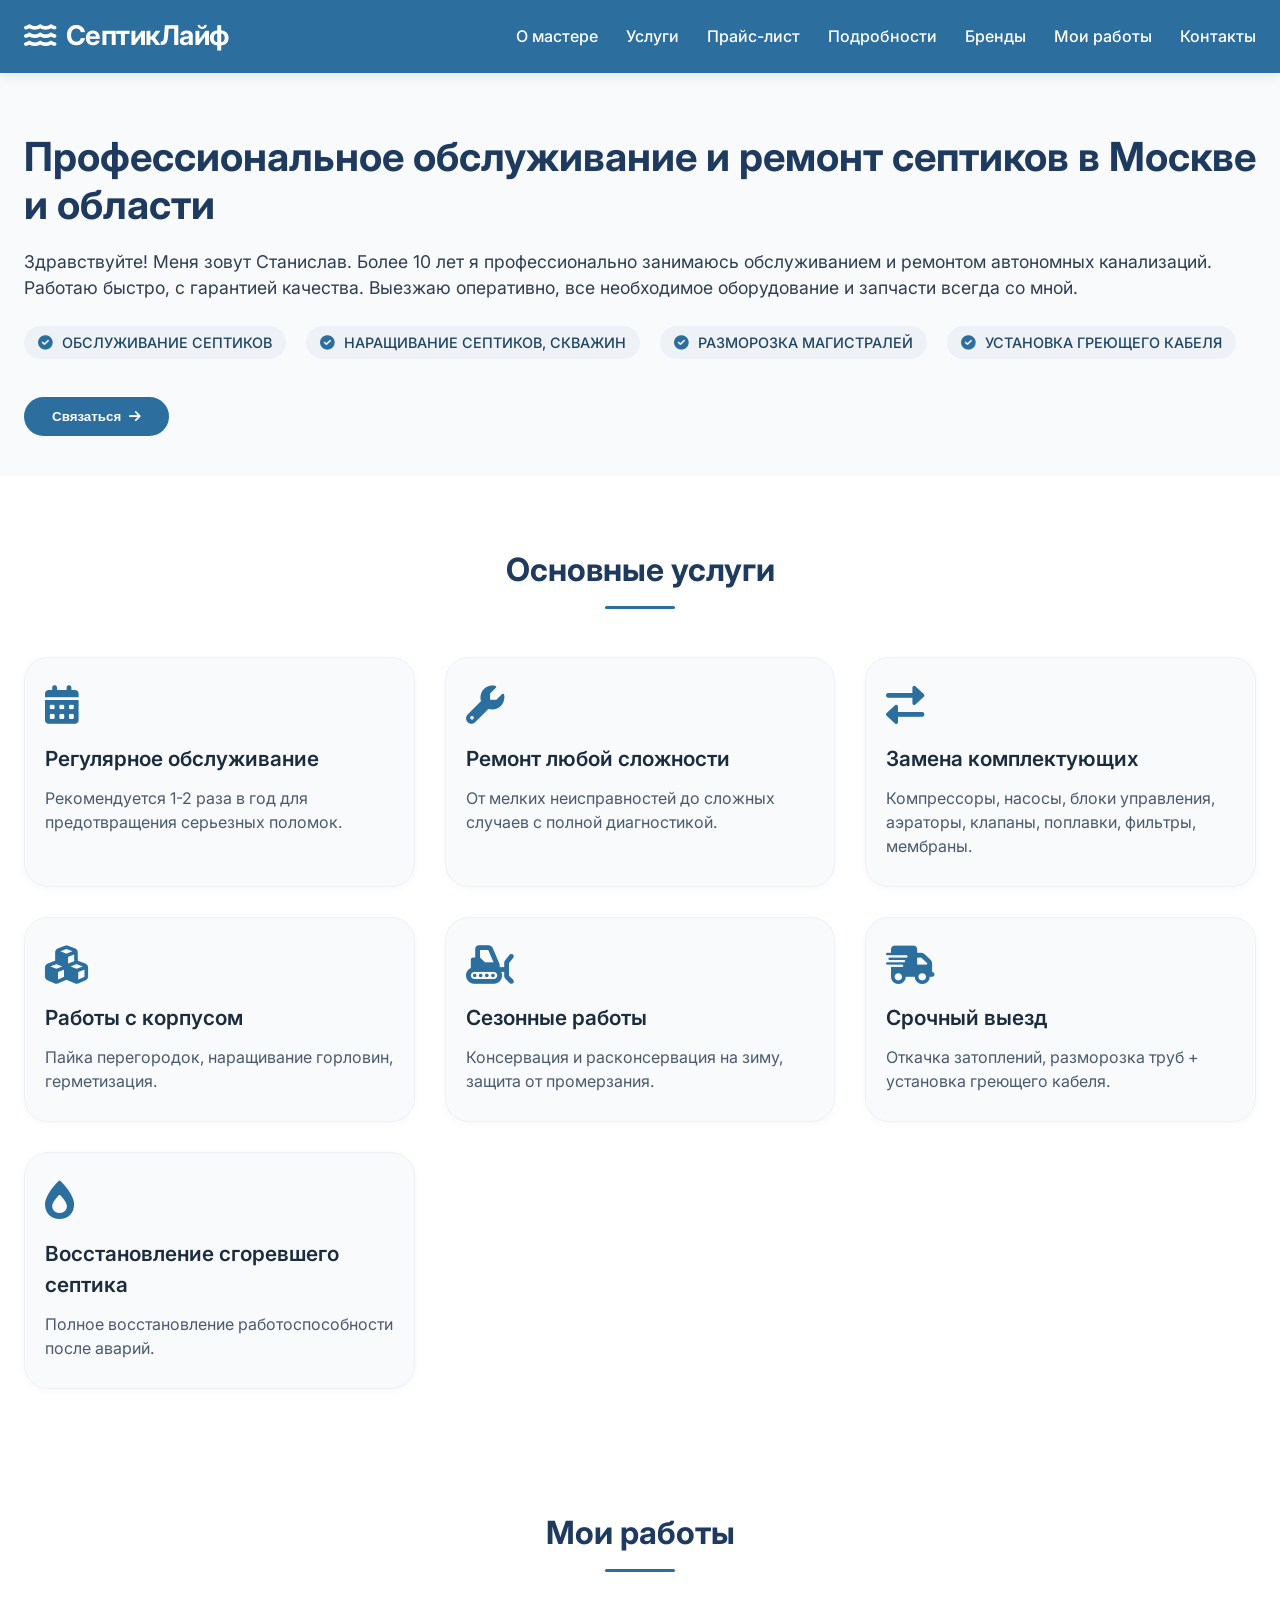
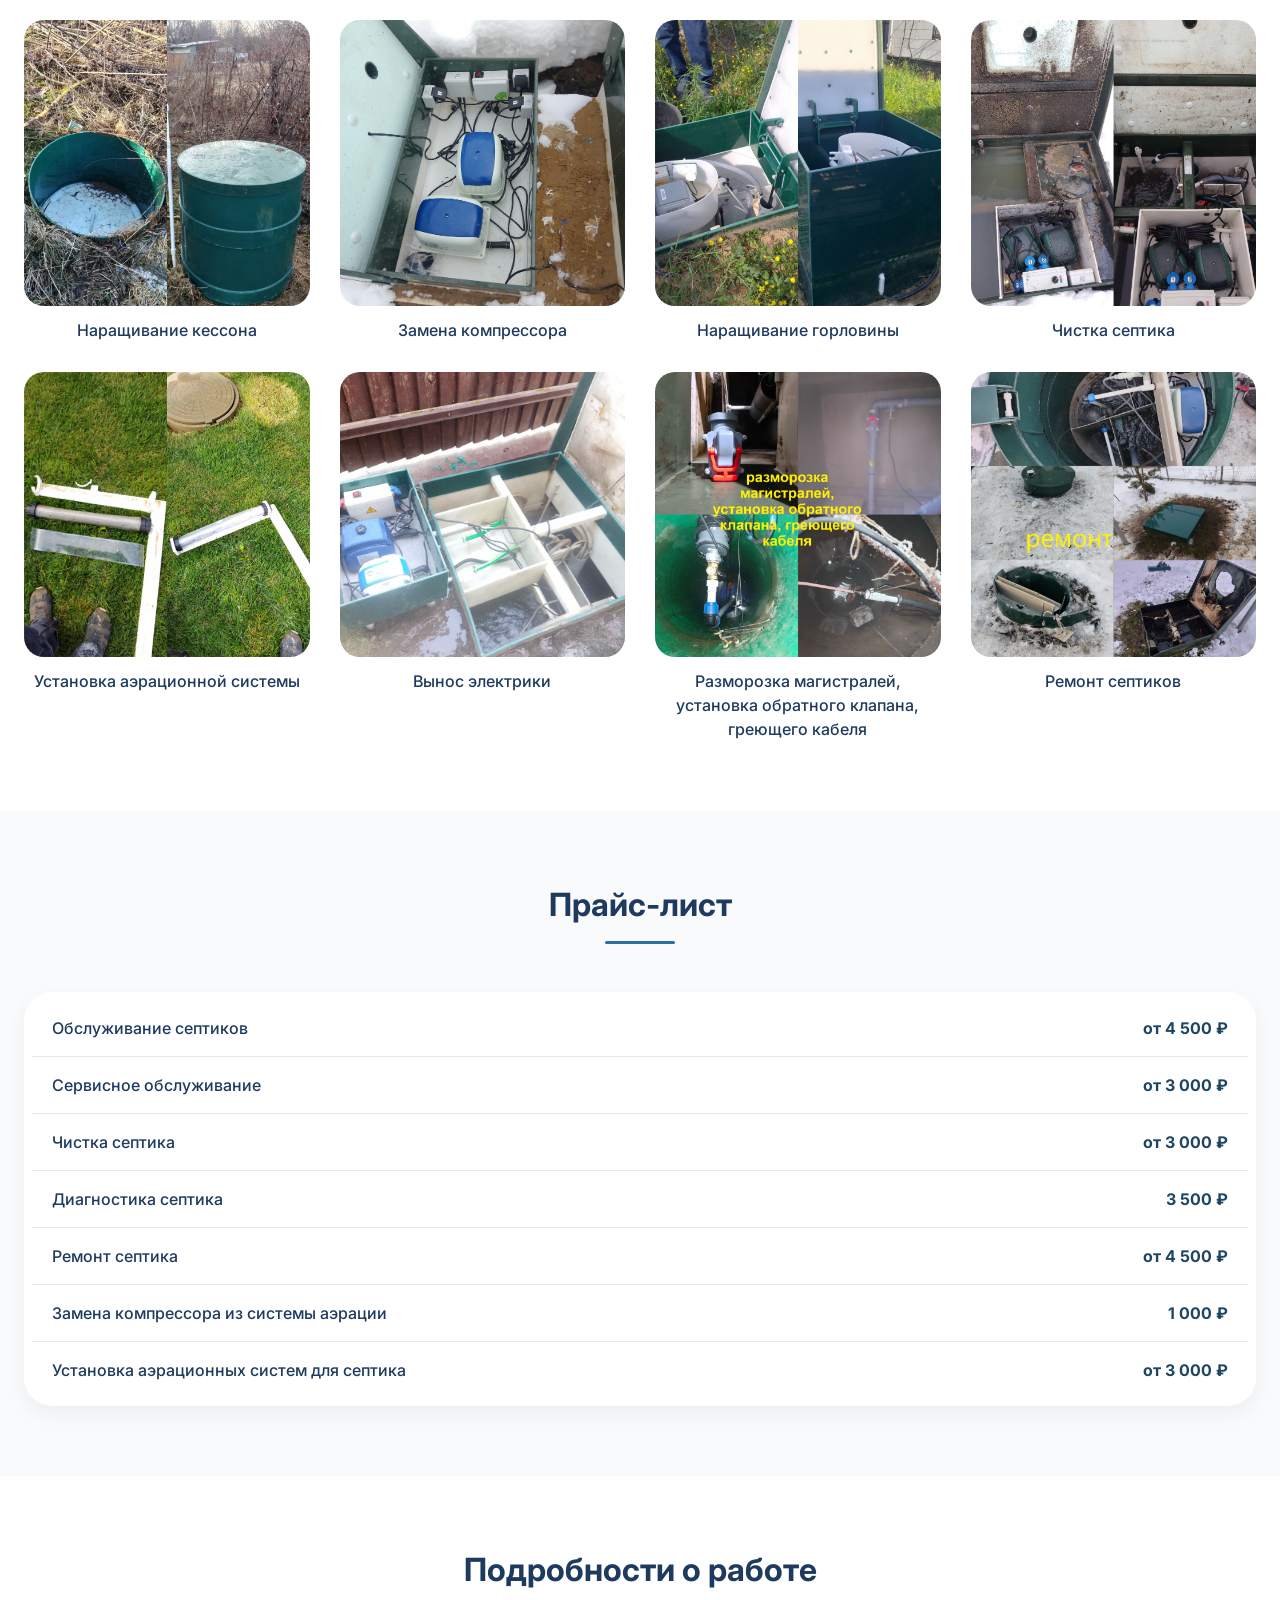
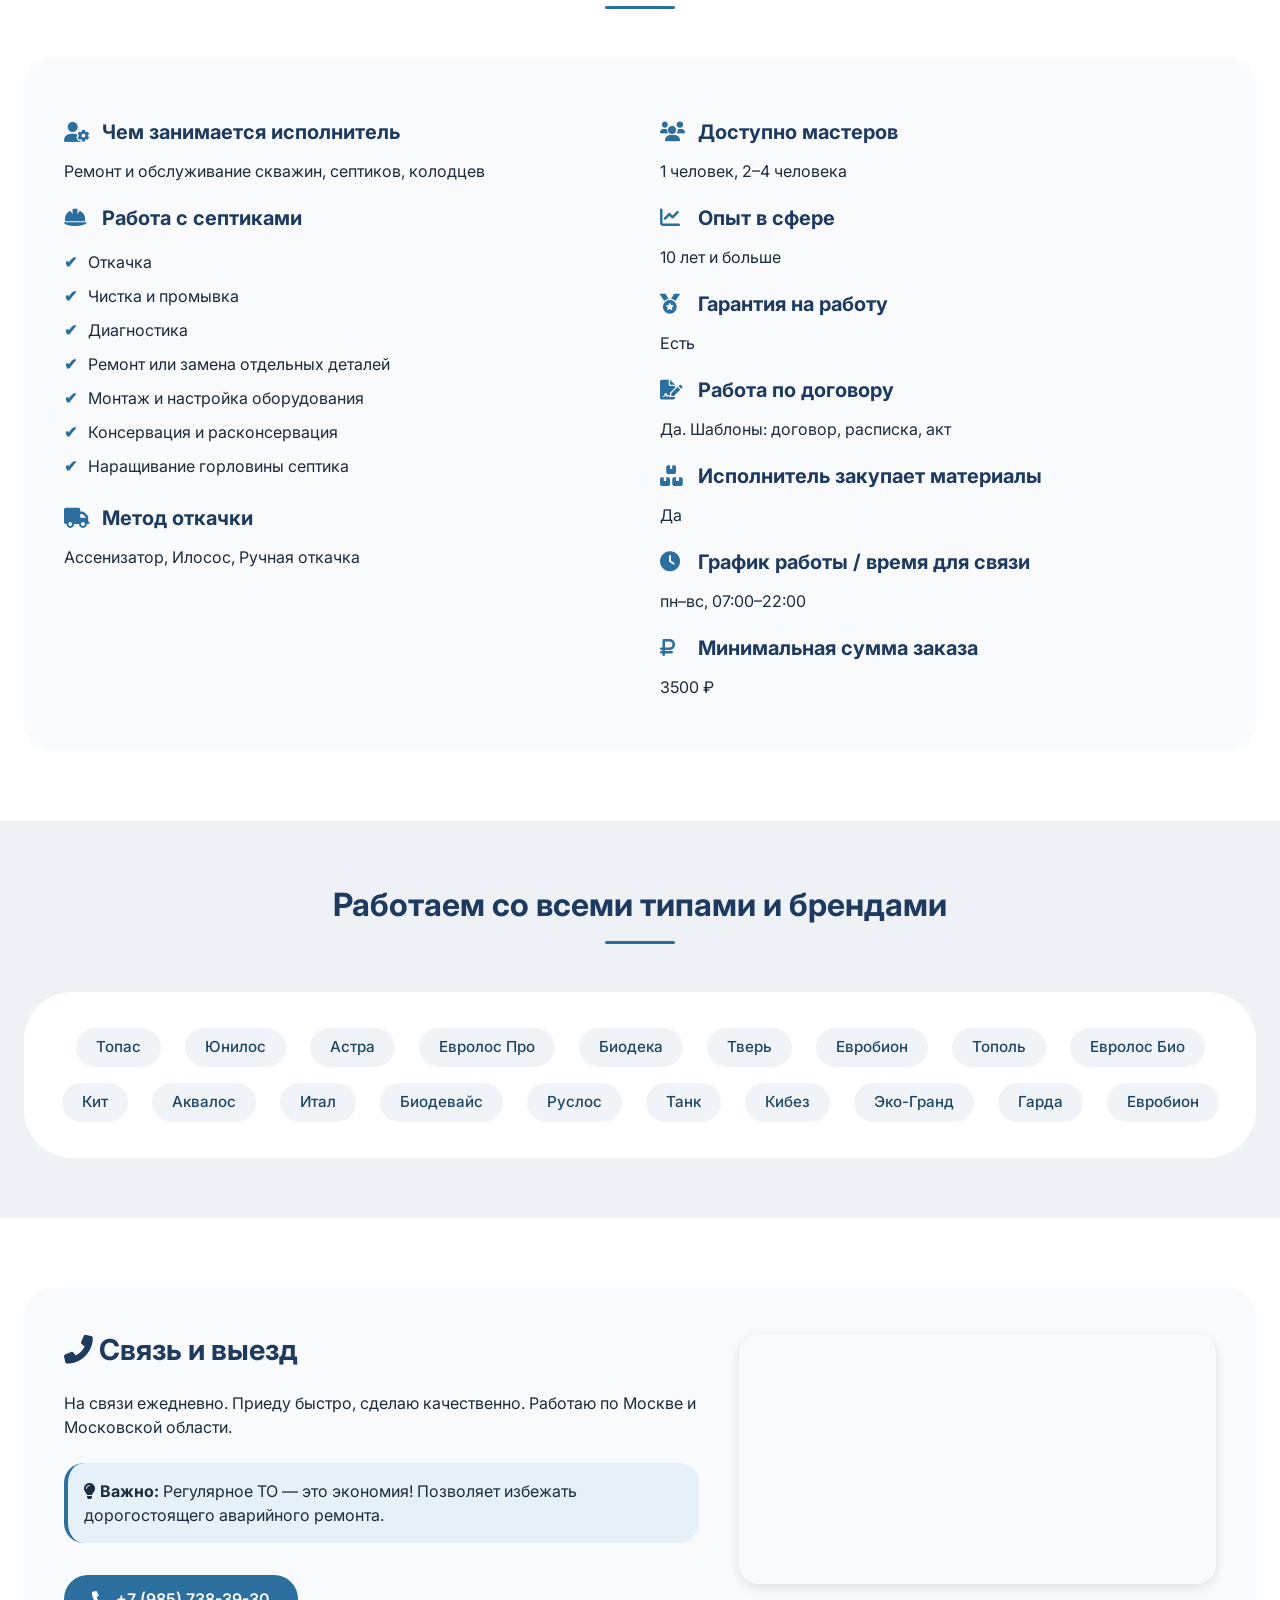
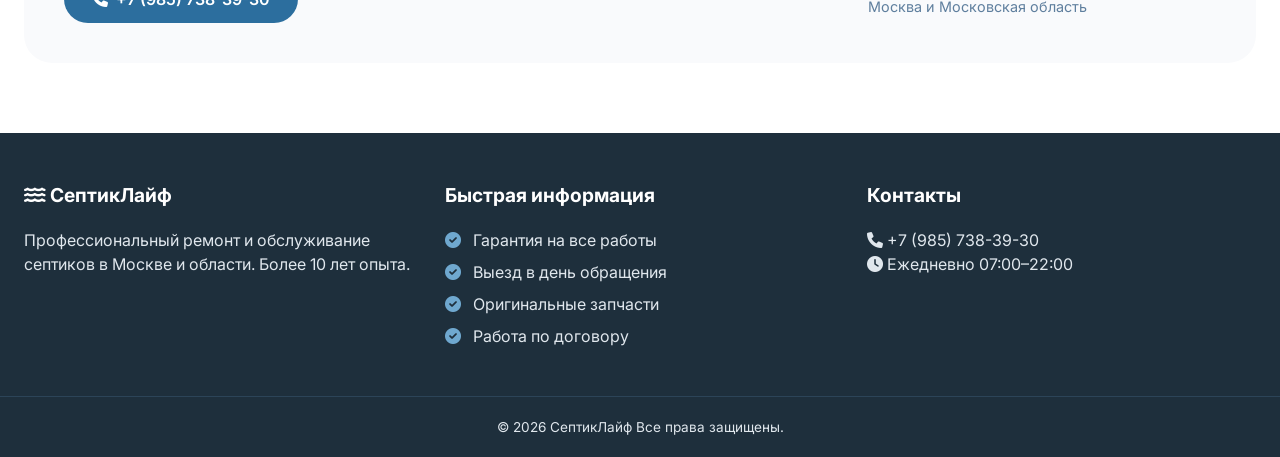
<file: index.html>
<!DOCTYPE html>
<html lang="ru">
<head>
    <meta charset="UTF-8">
    <meta name="viewport" content="width=device-width, initial-scale=1.0, viewport-fit=cover">
    <title>СептикЛайф | Обслуживание и ремонт септиков</title>
    <link rel="preconnect" href="https://fonts.googleapis.com">
    <link rel="preconnect" href="https://fonts.gstatic.com" crossorigin>
    <link href="https://fonts.googleapis.com/css2?family=Inter:opsz,wght@14..32,300;14..32,400;14..32,500;14..32,600;14..32,700&display=swap" rel="stylesheet">
    <link rel="stylesheet" href="https://cdnjs.cloudflare.com/ajax/libs/font-awesome/6.0.0-beta3/css/all.min.css">
    <link rel="stylesheet" href="septik-style.css">
</head>
<body>

    <header class="header">
        <div class="container header-container">
            <div class="logo">
                <i class="fas fa-water"></i> СептикЛайф
            </div>
            <nav class="nav-menu" id="navMenu">
                <ul>
                    <li><a href="#about">О мастере</a></li>
                    <li><a href="#services">Услуги</a></li>
                    <li><a href="#price">Прайс-лист</a></li>
                    <li><a href="#details">Подробности</a></li>
                    <li><a href="#brands">Бренды</a></li>
                    <li><a href="#gallery">Мои работы</a></li>
                    <li><a href="#contact">Контакты</a></li>
                </ul>
            </nav>
            <div class="burger" id="burgerBtn">
                <i class="fas fa-bars"></i>
            </div>
        </div>
    </header>

    <main>
        <section class="hero" id="about">
            <div class="container hero-grid">
                <div class="hero-text">
                    <h1>Профессиональное обслуживание и ремонт септиков в Москве и области</h1>
                    <p>Здравствуйте! Меня зовут Станислав. Более 10 лет я профессионально занимаюсь обслуживанием и ремонтом автономных канализаций. Работаю быстро, с гарантией качества. Выезжаю оперативно, все необходимое оборудование и запчасти всегда со мной.</p>
                    <div class="hero-features">
                        <span><i class="fas fa-check-circle"></i> ОБСЛУЖИВАНИЕ СЕПТИКОВ</span>
                        <span><i class="fas fa-check-circle"></i> НАРАЩИВАНИЕ СЕПТИКОВ, СКВАЖИН</span>
                        <span><i class="fas fa-check-circle"></i> РАЗМОРОЗКА МАГИСТРАЛЕЙ</span>
                        <span><i class="fas fa-check-circle"></i> УСТАНОВКА ГРЕЮЩЕГО КАБЕЛЯ</span>
                    </div>
                    <button class="btn-primary" id="openModalBtn">Связаться <i class="fas fa-arrow-right"></i></button>
                </div>
            </div>
        </section>

        <section class="services" id="services">
            <div class="container">
                <h2 class="section-title">Основные услуги</h2>
                <div class="services-grid">
                    <div class="service-card">
                        <i class="fas fa-calendar-alt"></i>
                        <h3>Регулярное обслуживание</h3>
                        <p>Рекомендуется 1-2 раза в год для предотвращения серьезных поломок.</p>
                    </div>
                    <div class="service-card">
                        <i class="fas fa-wrench"></i>
                        <h3>Ремонт любой сложности</h3>
                        <p>От мелких неисправностей до сложных случаев с полной диагностикой.</p>
                    </div>
                    <div class="service-card">
                        <i class="fas fa-exchange-alt"></i>
                        <h3>Замена комплектующих</h3>
                        <p>Компрессоры, насосы, блоки управления, аэраторы, клапаны, поплавки, фильтры, мембраны.</p>
                    </div>
                    <div class="service-card">
                        <i class="fas fa-cubes"></i>
                        <h3>Работы с корпусом</h3>
                        <p>Пайка перегородок, наращивание горловин, герметизация.</p>
                    </div>
                    <div class="service-card">
                        <i class="fas fa-snowplow"></i>
                        <h3>Сезонные работы</h3>
                        <p>Консервация и расконсервация на зиму, защита от промерзания.</p>
                    </div>
                    <div class="service-card">
                        <i class="fas fa-truck-fast"></i>
                        <h3>Срочный выезд</h3>
                        <p>Откачка затоплений, разморозка труб + установка греющего кабеля.</p>
                    </div>
                    <div class="service-card">
                        <i class="fas fa-burn"></i>
                        <h3>Восстановление сгоревшего септика</h3>
                        <p>Полное восстановление работоспособности после аварий.</p>
                    </div>
                </div>
            </div>
        </section>

        <section class="gallery" id="gallery">
            <div class="container">
                <h2 class="section-title">Мои работы</h2>
                <div class="gallery-grid">
                    <div class="gallery-item">
                        <div class="image-placeholder square">
                            <img src="кессон.jpg" alt="Наращивание кессона">
                        </div>
                        <p class="gallery-caption">Наращивание кессона</p>
                    </div>
                    <div class="gallery-item">
                        <div class="image-placeholder square">
                            <img src="compress.jpg" alt="Замена компрессора">
                        </div>
                        <p class="gallery-caption">Замена компрессора</p>
                    </div>
                    <div class="gallery-item">
                        <div class="image-placeholder square">
                            <img src="gorlovina.jpg" alt="Наращивание горловины">
                        </div>
                        <p class="gallery-caption">Наращивание горловины</p>
                    </div>
                    <div class="gallery-item">
                        <div class="image-placeholder square">
                            <img src="zatop.jpg" alt="Чистка септика">
                        </div>
                        <p class="gallery-caption">Чистка септика</p>
                    </div>
                    <div class="gallery-item">
                        <div class="image-placeholder square">
                            <img src="membrana.jpg" alt="Установка аэрационной системы">
                        </div>
                        <p class="gallery-caption">Установка аэрационной системы</p>
                    </div>
                    <div class="gallery-item">
                        <div class="image-placeholder square">
                            <img src="electric.jpg" alt="Вынос электрики">
                        </div>
                        <p class="gallery-caption">Вынос электрики</p>
                    </div>
                    <div class="gallery-item">
                        <div class="image-placeholder square">
                            <img src="repare.png" alt="разморозка магистралей, установка обратного клапана, греющего кабеля">
                        </div>
                        <p class="gallery-caption">Разморозка магистралей, установка обратного клапана, греющего кабеля</p>
                    </div>
                    <div class="gallery-item">
                        <div class="image-placeholder square">
                            <img src="remont.png" alt="Ремонт септиков">
                        </div>
                        <p class="gallery-caption">Ремонт септиков</p>
                    </div>
                </div>
            </div>
        </section>

        <section class="price-list" id="price">
            <div class="container">
                <h2 class="section-title">Прайс-лист</h2>
                <div class="table-wrapper">
                    <table class="price-table">
                        <tbody>
                            <tr>
                                <td>Обслуживание септиков</td>
                                <td>от 4 500 ₽</td>
                            </tr>
                            <tr>
                                <td>Сервисное обслуживание</td>
                                <td>от 3 000 ₽</td>
                            </tr>
                            <tr>
                                <td>Чистка септика</td>
                                <td>от 3 000 ₽</td>
                            </tr>
                            <tr>
                                <td>Диагностика септика</td>
                                <td>3 500 ₽</td>
                            </tr>
                            <tr>
                                <td>Ремонт септика</td>
                                <td>от 4 500 ₽</td>
                            </tr>
                            <tr>
                                <td>Замена компрессора из системы аэрации</td>
                                <td>1 000 ₽</td>
                            </tr>
                            <tr>
                                <td>Установка аэрационных систем для септика</td>
                                <td>от 3 000 ₽</td>
                            </tr>
                        </tbody>
                    </table>
                </div>
            </div>
        </section>

        <section class="details" id="details">
            <div class="container">
                <h2 class="section-title">Подробности о работе</h2>
                <div class="details-wrapper">
                    <div class="details-block">
                        <h3><i class="fas fa-user-cog"></i> Чем занимается исполнитель</h3>
                        <p>Ремонт и обслуживание скважин, септиков, колодцев</p>
                        <h3><i class="fas fa-hard-hat"></i> Работа с септиками</h3>
                        <ul>
                            <li>Откачка</li>
                            <li>Чистка и промывка</li>
                            <li>Диагностика</li>
                            <li>Ремонт или замена отдельных деталей</li>
                            <li>Монтаж и настройка оборудования</li>
                            <li>Консервация и расконсервация</li>
                            <li>Наращивание горловины септика</li>
                        </ul>
                        <h3><i class="fas fa-truck"></i> Метод откачки</h3>
                        <p>Ассенизатор, Илосос, Ручная откачка</p>
                    </div>
                    <div class="details-block">
                        <h3><i class="fas fa-users"></i> Доступно мастеров</h3>
                        <p>1 человек, 2–4 человека</p>
                        <h3><i class="fas fa-chart-line"></i> Опыт в сфере</h3>
                        <p>10 лет и больше</p>
                        <h3><i class="fas fa-medal"></i> Гарантия на работу</h3>
                        <p>Есть</p>
                        <h3><i class="fas fa-file-signature"></i> Работа по договору</h3>
                        <p>Да. Шаблоны: договор, расписка, акт</p>
                        <h3><i class="fas fa-boxes"></i> Исполнитель закупает материалы</h3>
                        <p>Да</p>
                        <h3><i class="fas fa-clock"></i> График работы / время для связи</h3>
                        <p>пн–вс, 07:00–22:00</p>
                        <h3><i class="fas fa-ruble-sign"></i> Минимальная сумма заказа</h3>
                        <p>3500 ₽</p>
                    </div>
                </div>
            </div>
        </section>

        <section class="brands" id="brands">
            <div class="container">
                <h2 class="section-title">Работаем со всеми типами и брендами</h2>
                <div class="brands-list">
                    <span>Топас</span> <span>Юнилос</span> <span>Астра</span> <span>Евролос Про</span>
                    <span>Биодека</span> <span>Тверь</span> <span>Евробион</span> <span>Тополь</span>
                    <span>Евролос Био</span> <span>Кит</span> <span>Аквалос</span> <span>Итал</span>
                    <span>Биодевайс</span> <span>Руслос</span> <span>Танк</span> <span>Кибез</span>
                    <span>Эко-Гранд</span> <span>Гарда</span> <span>Евробион</span>
                </div>
            </div>
        </section>

        <section class="contact" id="contact">
            <div class="container">
                <div class="contact-card">
                    <div class="contact-info">
                        <h2><i class="fas fa-phone-alt"></i> Связь и выезд</h2>
                        <p>На связи ежедневно. Приеду быстро, сделаю качественно. Работаю по Москве и Московской области.</p>
                        <p class="contact-note"><i class="fas fa-lightbulb"></i> <strong>Важно:</strong> Регулярное ТО — это экономия! Позволяет избежать дорогостоящего аварийного ремонта.</p>
                        <a href="tel:+79857383930" class="btn-primary"><i class="fas fa-phone"></i> +7 (985) 738-39-30</a>
                    </div>
                    <div class="contact-map">
                        <div class="mini-map">
                            <iframe src="https://yandex.ru/map-widget/v1/?um=constructor%3A1e2f3a4b5c6d7e8f9a0b1c2d3e4f5a6b7c8d9e0f&amp;source=constructor" width="100%" height="250" frameborder="0" allowfullscreen></iframe>
                        </div>
                        <p class="map-note">Москва и Московская область</p>
                    </div>
                </div>
            </div>
        </section>
    </main>

    <div id="phoneModal" class="modal">
        <div class="modal-content">
            <span class="close-modal">&times;</span>
            <div class="modal-body">
                <i class="fas fa-phone-alt modal-icon"></i>
                <h3>Свяжитесь с нами</h3>
                <p class="modal-phone">+7 (985) 738-39-30</p>
                <p>Звоните в любое время с 07:00 до 22:00</p>
                <a href="tel:+79857383930" class="btn-primary modal-call-btn">Позвонить</a>
            </div>
        </div>
    </div>

    <footer class="footer">
        <div class="container footer-container">
            <div class="footer-col">
                <h3><i class="fas fa-water"></i> СептикЛайф</h3>
                <p>Профессиональный ремонт и обслуживание септиков в Москве и области. Более 10 лет опыта.</p>
            </div>
            <div class="footer-col">
                <h3>Быстрая информация</h3>
                <ul>
                    <li><i class="fas fa-check-circle"></i> Гарантия на все работы</li>
                    <li><i class="fas fa-check-circle"></i> Выезд в день обращения</li>
                    <li><i class="fas fa-check-circle"></i> Оригинальные запчасти</li>
                    <li><i class="fas fa-check-circle"></i> Работа по договору</li>
                </ul>
            </div>
            <div class="footer-col">
                <h3>Контакты</h3>
                <p><i class="fas fa-phone"></i> <a href="tel:+79857383930">+7 (985) 738-39-30</a></p>
                <p><i class="fas fa-clock"></i> Ежедневно 07:00–22:00</p>
            </div>
        </div>
        <div class="footer-bottom">
            <p>&copy; 2026 СептикЛайф Все права защищены.</p>
        </div>
    </footer>

    <script>
        const burger = document.getElementById('burgerBtn');
        const navMenu = document.getElementById('navMenu');
        
        burger.addEventListener('click', () => {
            navMenu.classList.toggle('active');
            const icon = burger.querySelector('i');
            if (navMenu.classList.contains('active')) {
                icon.classList.remove('fa-bars');
                icon.classList.add('fa-times');
            } else {
                icon.classList.remove('fa-times');
                icon.classList.add('fa-bars');
            }
        });
        
        document.querySelectorAll('.nav-menu a').forEach(link => {
            link.addEventListener('click', () => {
                navMenu.classList.remove('active');
                const icon = burger.querySelector('i');
                icon.classList.remove('fa-times');
                icon.classList.add('fa-bars');
            });
        });
        
        document.querySelectorAll('a[href^="#"]:not(.modal-call-btn)').forEach(anchor => {
            anchor.addEventListener('click', function(e) {
                const href = this.getAttribute('href');
                if (href === "#" || href === "") return;
                const target = document.querySelector(href);
                if (target) {
                    e.preventDefault();
                    target.scrollIntoView({ behavior: 'smooth', block: 'start' });
                }
            });
        });

        const modal = document.getElementById('phoneModal');
        const openModalBtn = document.getElementById('openModalBtn');
        const closeModalSpan = document.querySelector('.close-modal');

        openModalBtn.addEventListener('click', () => {
            modal.style.display = 'flex';
        });

        closeModalSpan.addEventListener('click', () => {
            modal.style.display = 'none';
        });

        window.addEventListener('click', (e) => {
            if (e.target === modal) {
                modal.style.display = 'none';
            }
        });
    </script>
</body>
</html>
</file>
<file: septik-style.css>
/* ========== septik-style.css ========== */
* {
    margin: 0;
    padding: 0;
    box-sizing: border-box;
}

body {
    font-family: 'Inter', sans-serif;
    background-color: #ffffff;
    color: #1a2c3e;
    line-height: 1.5;
    scroll-behavior: smooth;
}

.container {
    max-width: 1280px;
    margin: 0 auto;
    padding: 0 24px;
}

/* HEADER */
.header {
    background-color: #2c6e9e;
    color: white;
    position: sticky;
    top: 0;
    z-index: 1000;
    box-shadow: 0 4px 12px rgba(0, 0, 0, 0.08);
    padding: 16px 0;
}

.header-container {
    display: flex;
    justify-content: space-between;
    align-items: center;
    flex-wrap: wrap;
}

.logo {
    font-size: 1.7rem;
    font-weight: 700;
    letter-spacing: -0.5px;
    display: flex;
    align-items: center;
    gap: 10px;
}

.logo i {
    font-size: 1.8rem;
}

.nav-menu ul {
    display: flex;
    gap: 28px;
    list-style: none;
}

.nav-menu a {
    color: white;
    text-decoration: none;
    font-weight: 500;
    transition: opacity 0.2s;
    font-size: 1rem;
}

.nav-menu a:hover {
    opacity: 0.8;
    text-decoration: underline;
}

.burger {
    display: none;
    font-size: 1.8rem;
    cursor: pointer;
    background: none;
    border: none;
    color: white;
}

/* Hero section */
.hero {
    padding: 60px 0 40px;
    background: #f9fafc;
}

.hero-grid {
    display: flex;
    align-items: center;
    gap: 40px;
    flex-wrap: wrap;
}

.hero-text {
    flex: 1.2;
}

.hero-text h1 {
    font-size: 2.5rem;
    font-weight: 700;
    margin-bottom: 20px;
    line-height: 1.2;
    color: #1e3a5f;
}

.hero-text p {
    font-size: 1.1rem;
    color: #2c3e50;
    margin-bottom: 24px;
}

.hero-features {
    display: flex;
    flex-wrap: wrap;
    gap: 12px 20px;
    margin-bottom: 30px;
}

.hero-features span {
    background: #eef2f7;
    padding: 6px 14px;
    border-radius: 40px;
    font-size: 0.9rem;
    font-weight: 500;
    color: #1e4663;
}

.hero-features i {
    color: #2c6e9e;
    margin-right: 6px;
}

.hero-img {
    flex: 0.8;
}

/* Buttons */
.btn-primary, .btn-secondary {
    display: inline-flex;
    align-items: center;
    gap: 8px;
    padding: 12px 28px;
    border-radius: 40px;
    text-decoration: none;
    font-weight: 600;
    transition: 0.2s;
    margin-right: 12px;
    margin-top: 8px;
    border: none;
    cursor: pointer;
}

.btn-primary {
    background-color: #2c6e9e;
    color: white;
}

.btn-primary:hover {
    background-color: #1f557c;
    transform: translateY(-2px);
}

.btn-secondary {
    background-color: white;
    color: #2c6e9e;
    border: 1.5px solid #2c6e9e;
}

.btn-secondary:hover {
    background-color: #eef2f7;
    transform: translateY(-2px);
}

/* Section titles */
.section-title {
    font-size: 2rem;
    font-weight: 700;
    text-align: center;
    margin-bottom: 48px;
    color: #1e3a5f;
    position: relative;
}

.section-title:after {
    content: '';
    display: block;
    width: 70px;
    height: 3px;
    background: #2c6e9e;
    margin: 12px auto 0;
    border-radius: 2px;
}

/* Services grid */
.services {
    padding: 70px 0 50px;
    background: white;
}

.services-grid {
    display: grid;
    grid-template-columns: repeat(auto-fill, minmax(300px, 1fr));
    gap: 30px;
}

.service-card {
    background: #f9fafc;
    border-radius: 24px;
    padding: 28px 20px;
    transition: all 0.25s;
    box-shadow: 0 2px 8px rgba(0,0,0,0.03);
    border: 1px solid #eef2f7;
}

.service-card i {
    font-size: 2.4rem;
    color: #2c6e9e;
    margin-bottom: 18px;
}

.service-card h3 {
    font-size: 1.3rem;
    margin-bottom: 12px;
    font-weight: 600;
}

.service-card p {
    color: #4a5b6e;
    line-height: 1.5;
}

/* Price list */
.price-list {
    background: #f9fafc;
    padding: 70px 0;
}

.table-wrapper {
    overflow-x: auto;
    background: white;
    border-radius: 28px;
    padding: 8px;
    box-shadow: 0 8px 20px rgba(0,0,0,0.05);
}

.price-table {
    width: 100%;
    border-collapse: collapse;
    font-size: 1rem;
}

.price-table tr {
    border-bottom: 1px solid #e2e8f0;
}

.price-table tr:last-child {
    border-bottom: none;
}

.price-table td {
    padding: 16px 20px;
    vertical-align: middle;
}

.price-table td:first-child {
    font-weight: 500;
    color: #1e3a5f;
}

.price-table td:last-child {
    font-weight: 700;
    color: #1e4663;
    text-align: right;
    white-space: nowrap;
}

/* Details section */
.details {
    padding: 70px 0;
    background: white;
}

.details-wrapper {
    display: flex;
    flex-wrap: wrap;
    gap: 40px;
    background: #f9fafc;
    border-radius: 28px;
    padding: 40px;
}

.details-block {
    flex: 1;
    min-width: 240px;
}

.details-block h3 {
    font-size: 1.25rem;
    margin: 20px 0 12px 0;
    color: #1e3a5f;
    display: flex;
    align-items: center;
    gap: 10px;
}

.details-block h3 i {
    color: #2c6e9e;
    width: 28px;
}

.details-block ul {
    list-style: none;
    padding-left: 0;
}

.details-block li {
    padding: 5px 0;
    padding-left: 24px;
    position: relative;
}

.details-block li:before {
    content: "✔";
    color: #2c6e9e;
    position: absolute;
    left: 0;
    font-weight: bold;
}

.details-block p {
    margin-bottom: 12px;
}

/* Brands */
.brands {
    background: #eef2f7;
    padding: 60px 0;
}

.brands-list {
    display: flex;
    flex-wrap: wrap;
    justify-content: center;
    gap: 16px 24px;
    background: white;
    border-radius: 48px;
    padding: 36px 24px;
}

.brands-list span {
    background: #f0f4f9;
    padding: 8px 20px;
    border-radius: 40px;
    font-weight: 500;
    font-size: 0.95rem;
    color: #1e4663;
}

/* GALLERY - ЭТА ЧАСТЬ ИСПРАВЛЕНА */
.gallery {
    padding: 70px 0;
    background: white;
}

.gallery-grid {
    display: grid;
    grid-template-columns: repeat(auto-fill, minmax(280px, 1fr));
    gap: 30px;
}

.gallery-item {
    transition: transform 0.3s ease;
    text-align: center;
}

.gallery-item:hover {
    transform: scale(1.02);
}

/* ЭТО ГЛАВНОЕ ПРАВИЛО - квадрат с закругленными углами */
.image-placeholder.square {
    width: 100%;
    aspect-ratio: 1 / 1;
    background: #f0f4f9;
    border-radius: 20px;
    overflow: hidden;
}

/* ЭТО ПРАВИЛО ДЛЯ КАРТИНОК */
.image-placeholder.square img {
    width: 100%;
    height: 100%;
    object-fit: cover;
    display: block;
}

/* ЭТО ДЛЯ ИКОНОК-ЗАГЛУШЕК */
.image-placeholder.square i {
    width: 100%;
    height: 100%;
    display: flex;
    align-items: center;
    justify-content: center;
    font-size: 48px;
    color: #2c6e9e;
}

.gallery-caption {
    margin-top: 12px;
    font-weight: 500;
    color: #1e3a5f;
    font-size: 1rem;
}

/* Map section */
.contact {
    padding: 70px 0;
    background: white;
}

.contact-card {
    display: flex;
    flex-wrap: wrap;
    gap: 40px;
    background: #f9fafc;
    border-radius: 28px;
    padding: 40px;
    align-items: center;
}

.contact-info {
    flex: 1.2;
}

.contact-info h2 {
    font-size: 1.8rem;
    margin-bottom: 20px;
    color: #1e3a5f;
}

.contact-note {
    background: #e6f0f9;
    padding: 16px;
    border-radius: 20px;
    margin: 24px 0;
    border-left: 4px solid #2c6e9e;
}

.contact-map {
    flex: 0.9;
}

.mini-map {
    border-radius: 20px;
    overflow: hidden;
    box-shadow: 0 4px 12px rgba(0,0,0,0.1);
}

.mini-map iframe {
    display: block;
    width: 100%;
    height: 250px;
    border: 0;
}

.map-note {
    text-align: center;
    margin-top: 12px;
    font-size: 0.9rem;
    color: #5f7f9e;
}

/* Footer */
.footer {
    background: #1e2f3c;
    color: #e0e7ed;
    padding-top: 48px;
}

.footer-container {
    display: flex;
    flex-wrap: wrap;
    justify-content: space-between;
    gap: 32px;
    padding-bottom: 40px;
}

.footer-col {
    flex: 1;
    min-width: 180px;
}

.footer-col h3 {
    color: white;
    margin-bottom: 18px;
    font-size: 1.2rem;
}

.footer-col ul {
    list-style: none;
}

.footer-col li {
    margin-bottom: 8px;
    display: flex;
    align-items: center;
    gap: 8px;
}

.footer-col li i {
    color: #6fa8cf;
    width: 20px;
}

.footer-col a {
    color: #e0e7ed;
    text-decoration: none;
    transition: opacity 0.2s;
}

.footer-col a:hover {
    opacity: 0.8;
    text-decoration: underline;
}

.footer-bottom {
    text-align: center;
    padding: 20px 0;
    border-top: 1px solid #2c4458;
    font-size: 0.85rem;
}

/* Modal window */
.modal {
    display: none;
    position: fixed;
    top: 0;
    left: 0;
    width: 100%;
    height: 100%;
    background-color: rgba(0,0,0,0.5);
    z-index: 2000;
    align-items: center;
    justify-content: center;
}

.modal-content {
    background-color: white;
    border-radius: 28px;
    max-width: 400px;
    width: 90%;
    position: relative;
    text-align: center;
    padding: 32px 24px;
    box-shadow: 0 20px 35px rgba(0,0,0,0.2);
    animation: fadeInUp 0.3s ease;
}

.close-modal {
    position: absolute;
    top: 16px;
    right: 20px;
    font-size: 28px;
    font-weight: bold;
    cursor: pointer;
    color: #aaa;
    transition: color 0.2s;
}

.close-modal:hover {
    color: #1e3a5f;
}

.modal-icon {
    font-size: 48px;
    color: #2c6e9e;
    margin-bottom: 16px;
}

.modal-body h3 {
    font-size: 1.6rem;
    margin-bottom: 12px;
    color: #1e3a5f;
}

.modal-phone {
    font-size: 1.8rem;
    font-weight: 700;
    color: #2c6e9e;
    margin: 16px 0 8px;
    letter-spacing: -0.5px;
}

.modal-call-btn {
    margin-top: 20px;
    background-color: #2c6e9e;
    color: white;
    display: inline-block;
}

@keyframes fadeInUp {
    from {
        opacity: 0;
        transform: translateY(20px);
    }
    to {
        opacity: 1;
        transform: translateY(0);
    }
}

/* Responsive */
@media (max-width: 880px) {
    .nav-menu {
        position: fixed;
        top: 72px;
        left: -100%;
        width: 80%;
        max-width: 320px;
        height: calc(100vh - 72px);
        background-color: #2c6e9e;
        flex-direction: column;
        transition: left 0.3s ease;
        padding: 24px;
        box-shadow: 4px 0 12px rgba(0,0,0,0.1);
        z-index: 999;
    }

    .nav-menu.active {
        left: 0;
    }

    .nav-menu ul {
        flex-direction: column;
        gap: 24px;
    }

    .nav-menu a {
        font-size: 1.2rem;
        display: block;
    }

    .burger {
        display: block;
    }

    .hero-grid {
        flex-direction: column;
        text-align: center;
    }

    .hero-features {
        justify-content: center;
    }

    .section-title {
        font-size: 1.8rem;
    }

    .details-wrapper {
        padding: 24px;
    }

    .contact-card {
        flex-direction: column;
    }

    .price-table td {
        padding: 12px 16px;
    }
}

@media (max-width: 680px) {
    .gallery-grid {
        grid-template-columns: repeat(auto-fill, minmax(240px, 1fr));
        gap: 20px;
    }
}

@media (max-width: 550px) {
    .container {
        padding: 0 16px;
    }

    .hero-text h1 {
        font-size: 1.8rem;
    }

    .btn-primary, .btn-secondary {
        padding: 10px 20px;
        font-size: 0.9rem;
    }

    .services-grid {
        grid-template-columns: 1fr;
    }

    .price-table td {
        padding: 10px 12px;
        font-size: 0.9rem;
    }

    .modal-phone {
        font-size: 1.4rem;
    }

    .modal-content {
        padding: 24px 16px;
    }

    .gallery-grid {
        grid-template-columns: 1fr;
    }
    
    .mini-map iframe {
        height: 200px;
    }
}
</file>
